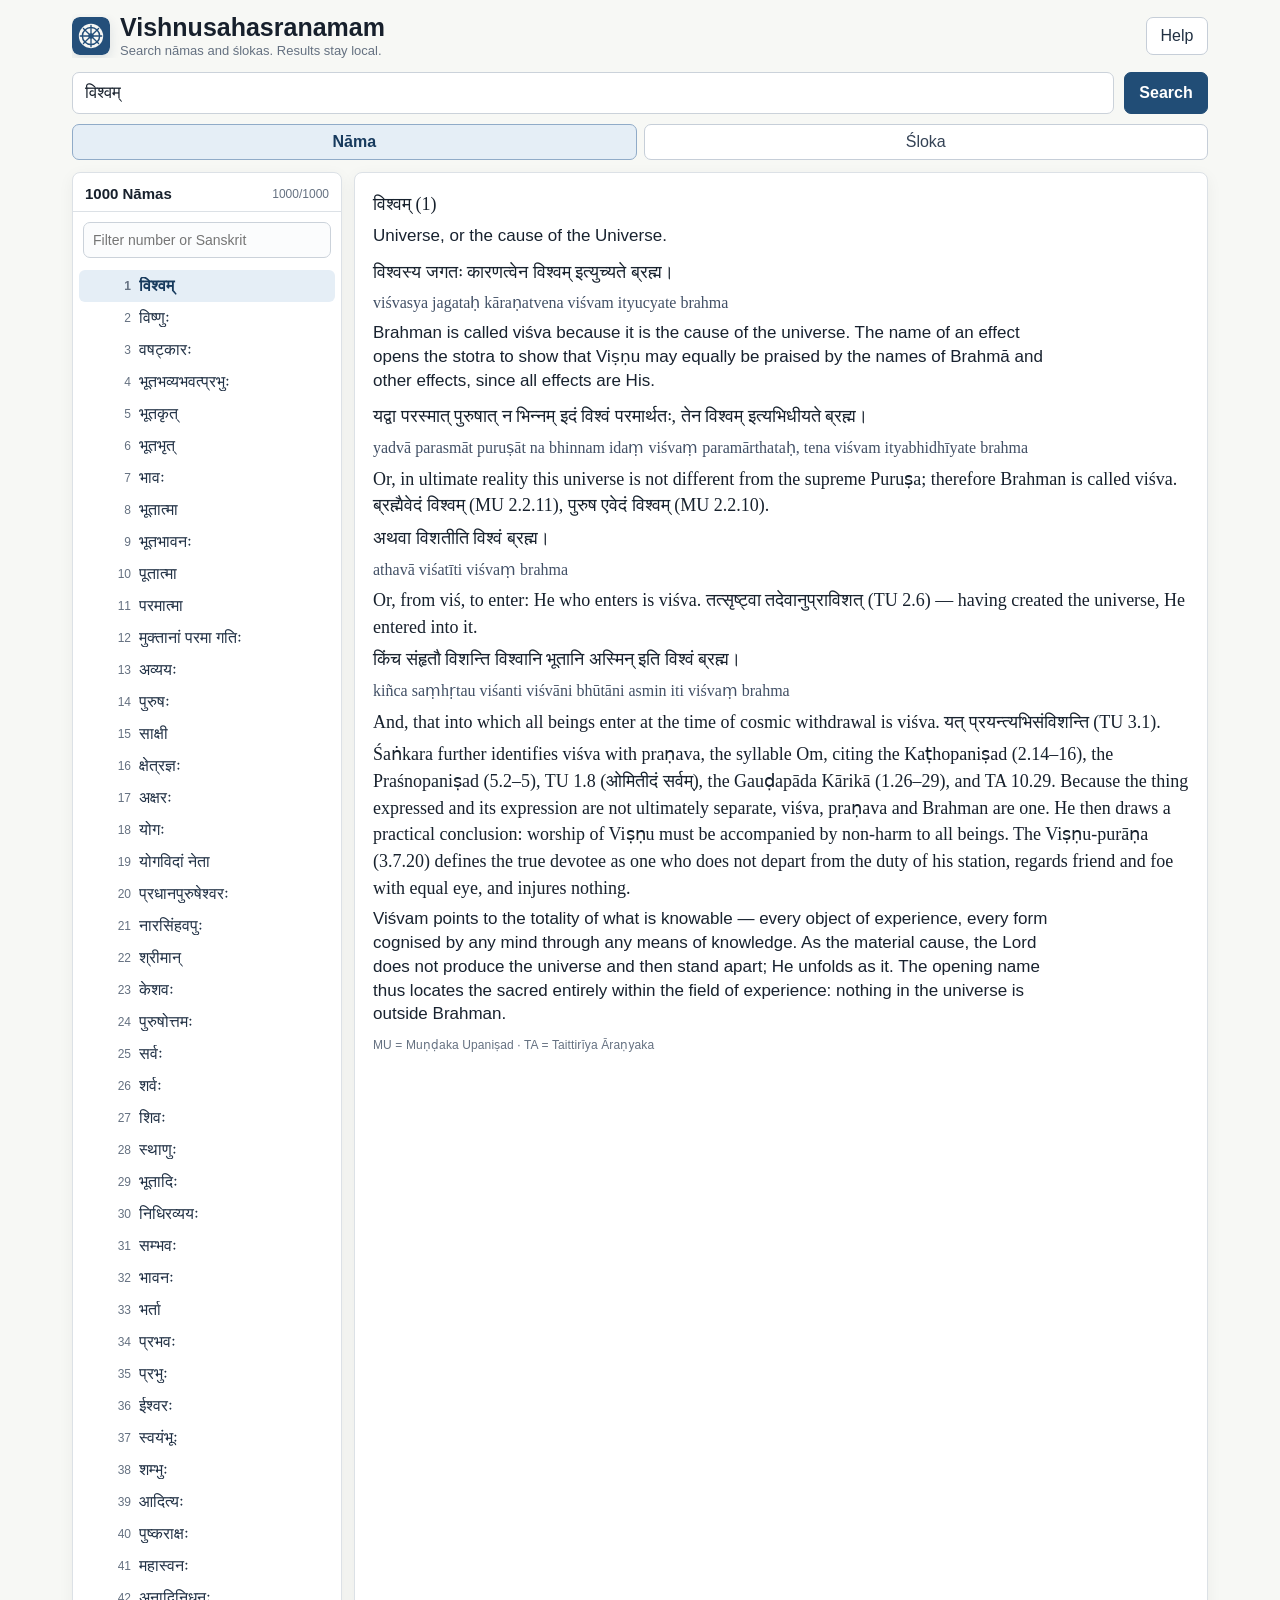
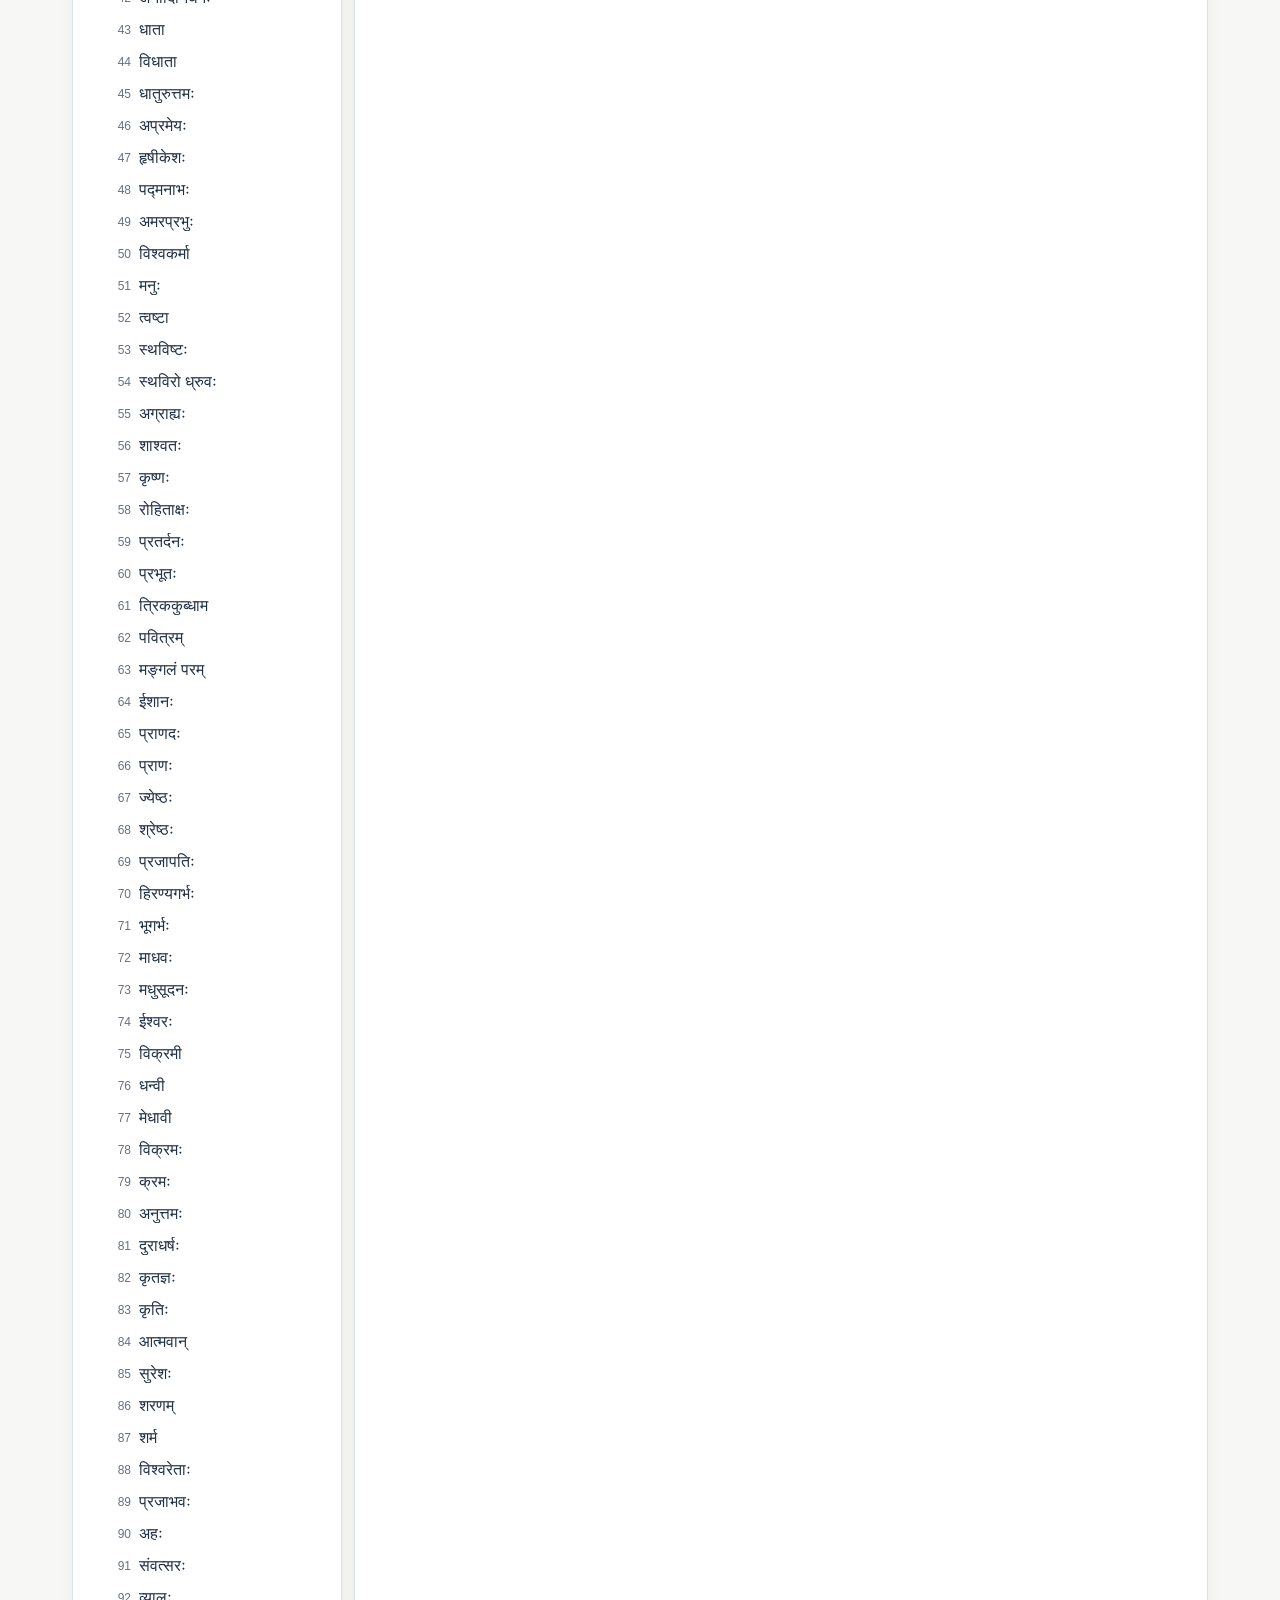
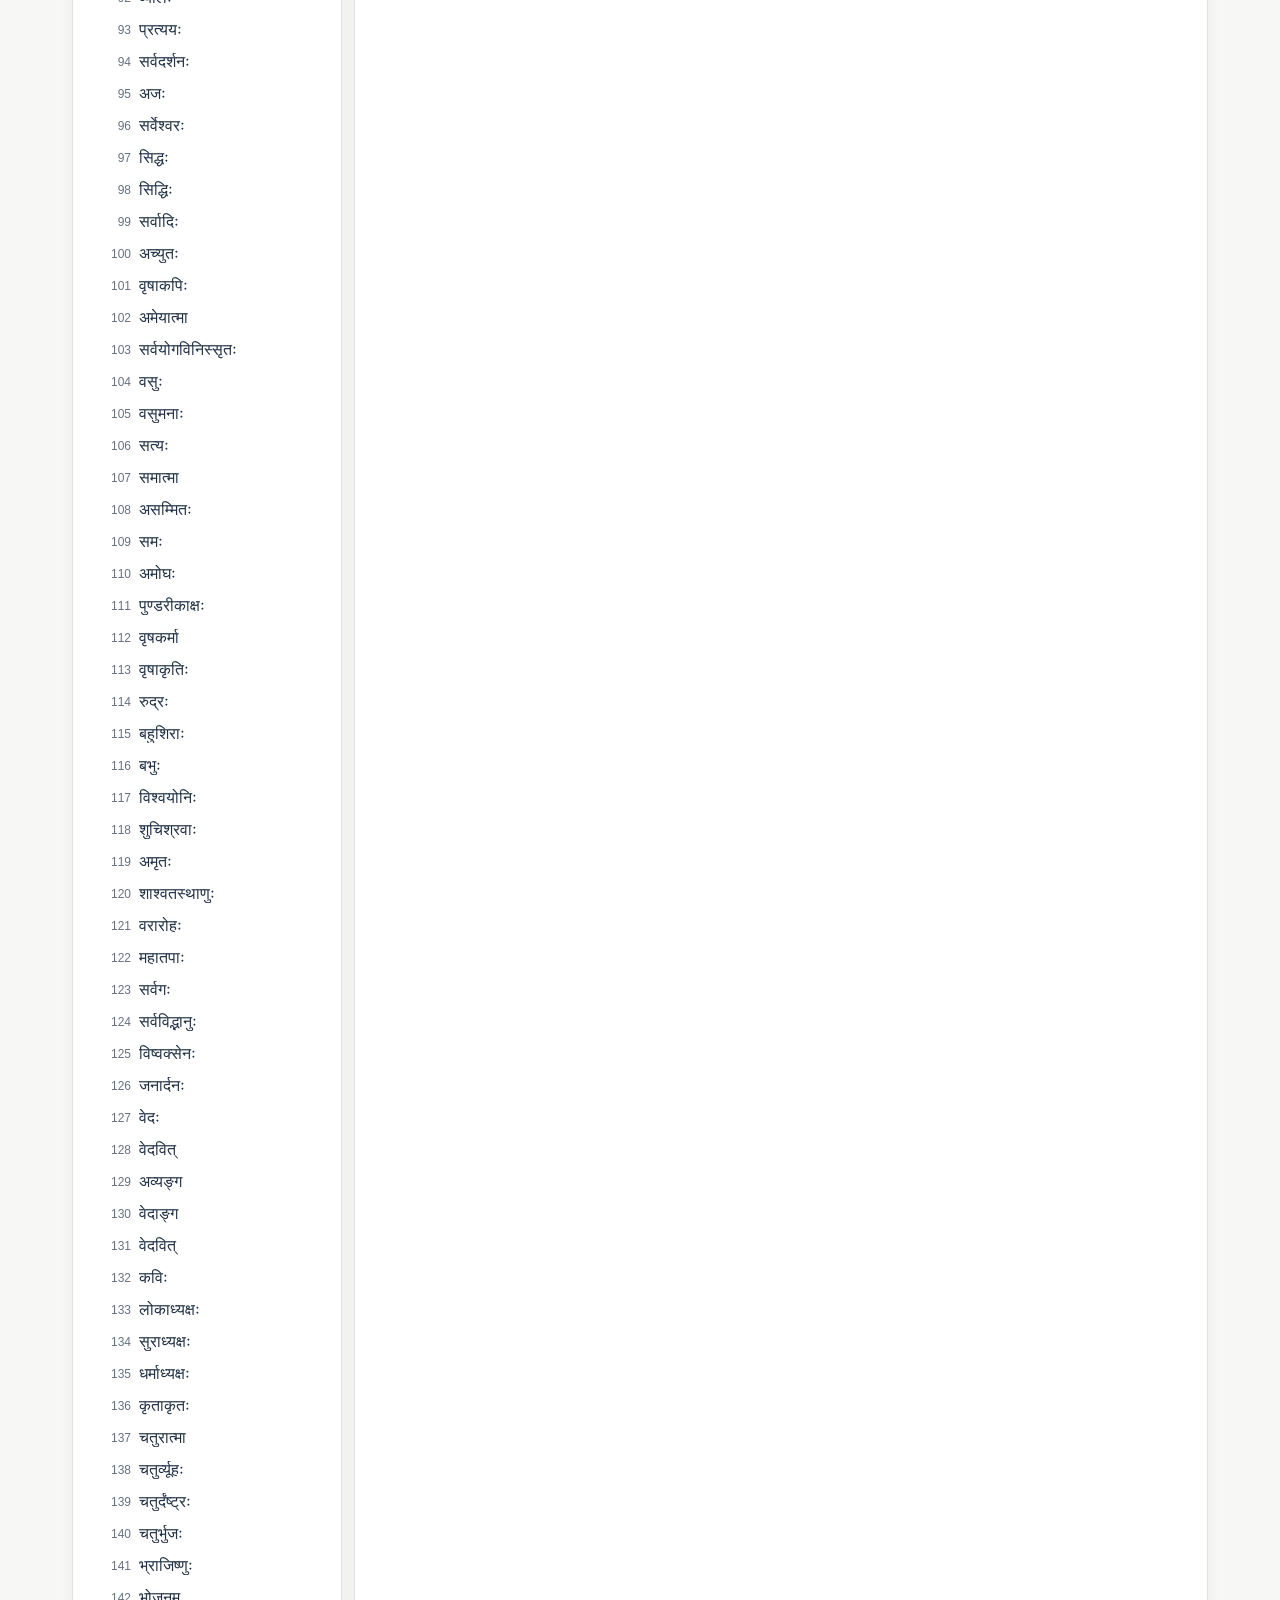
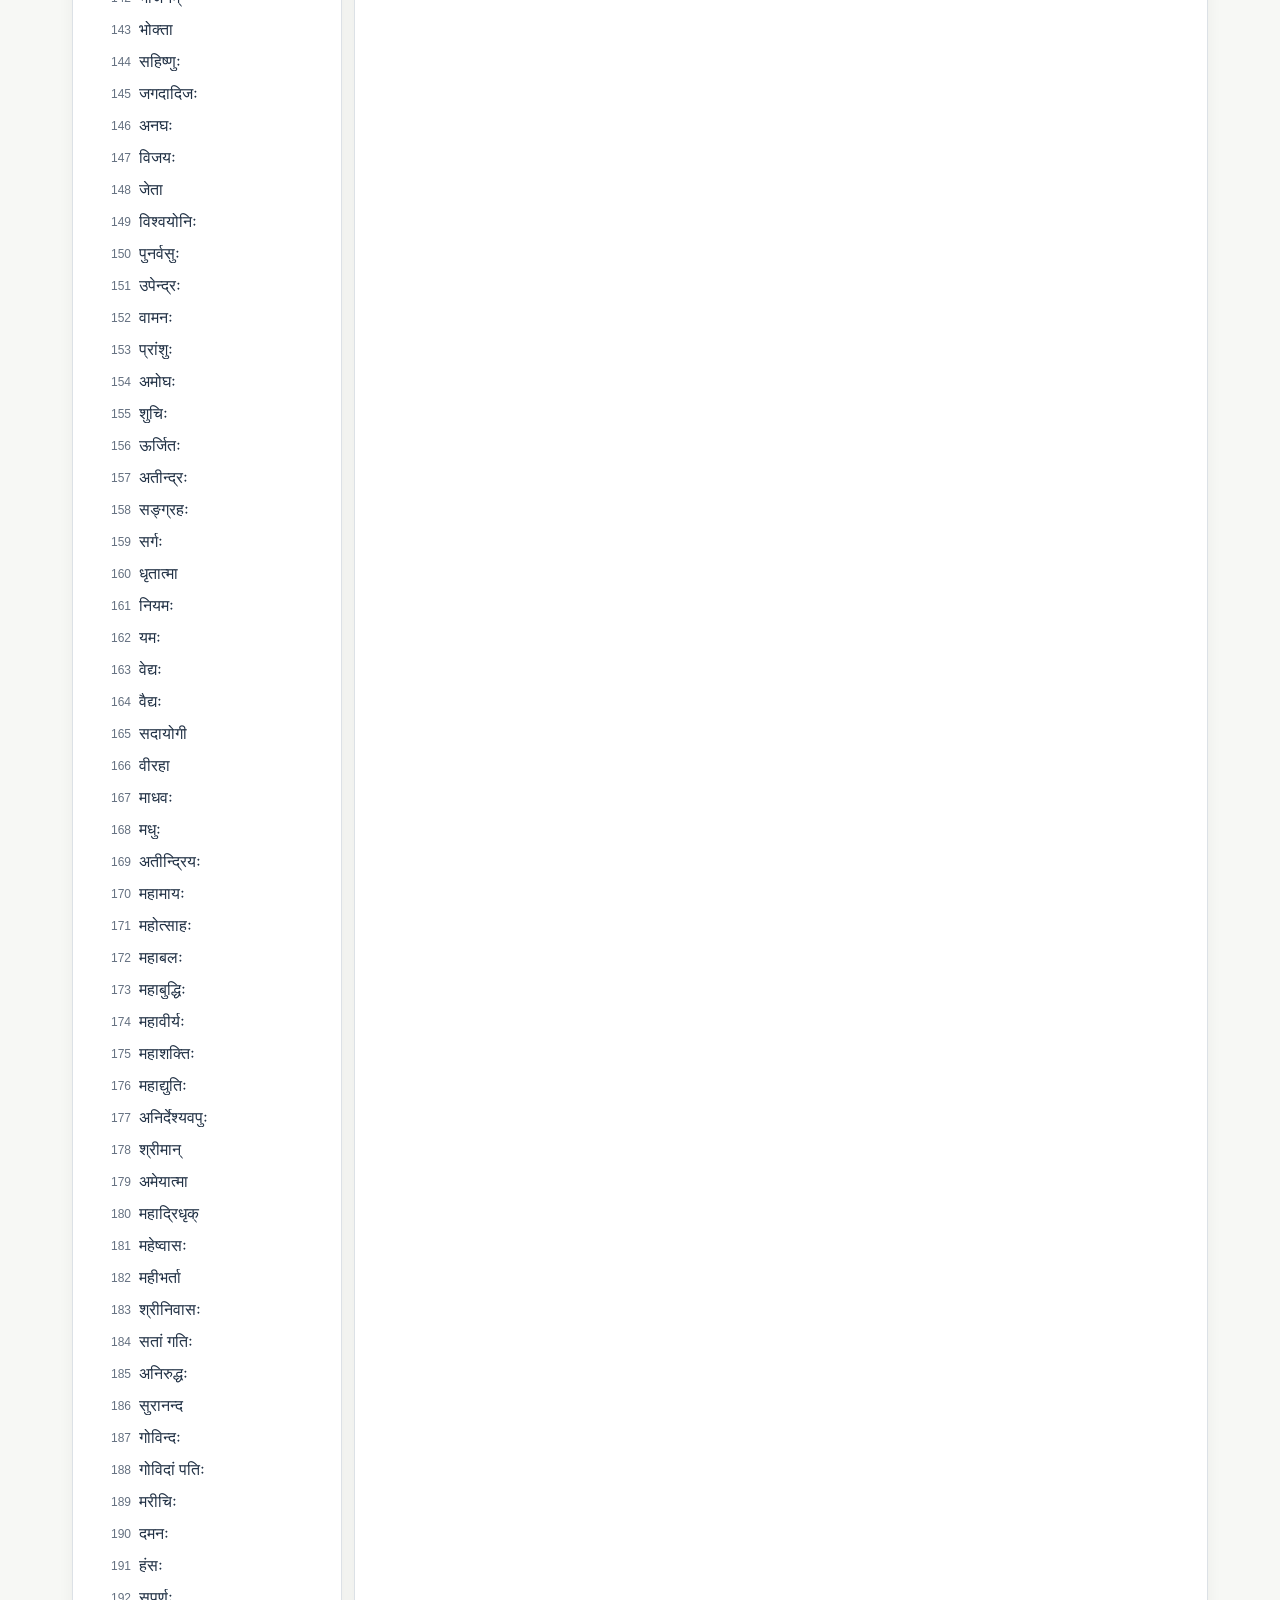
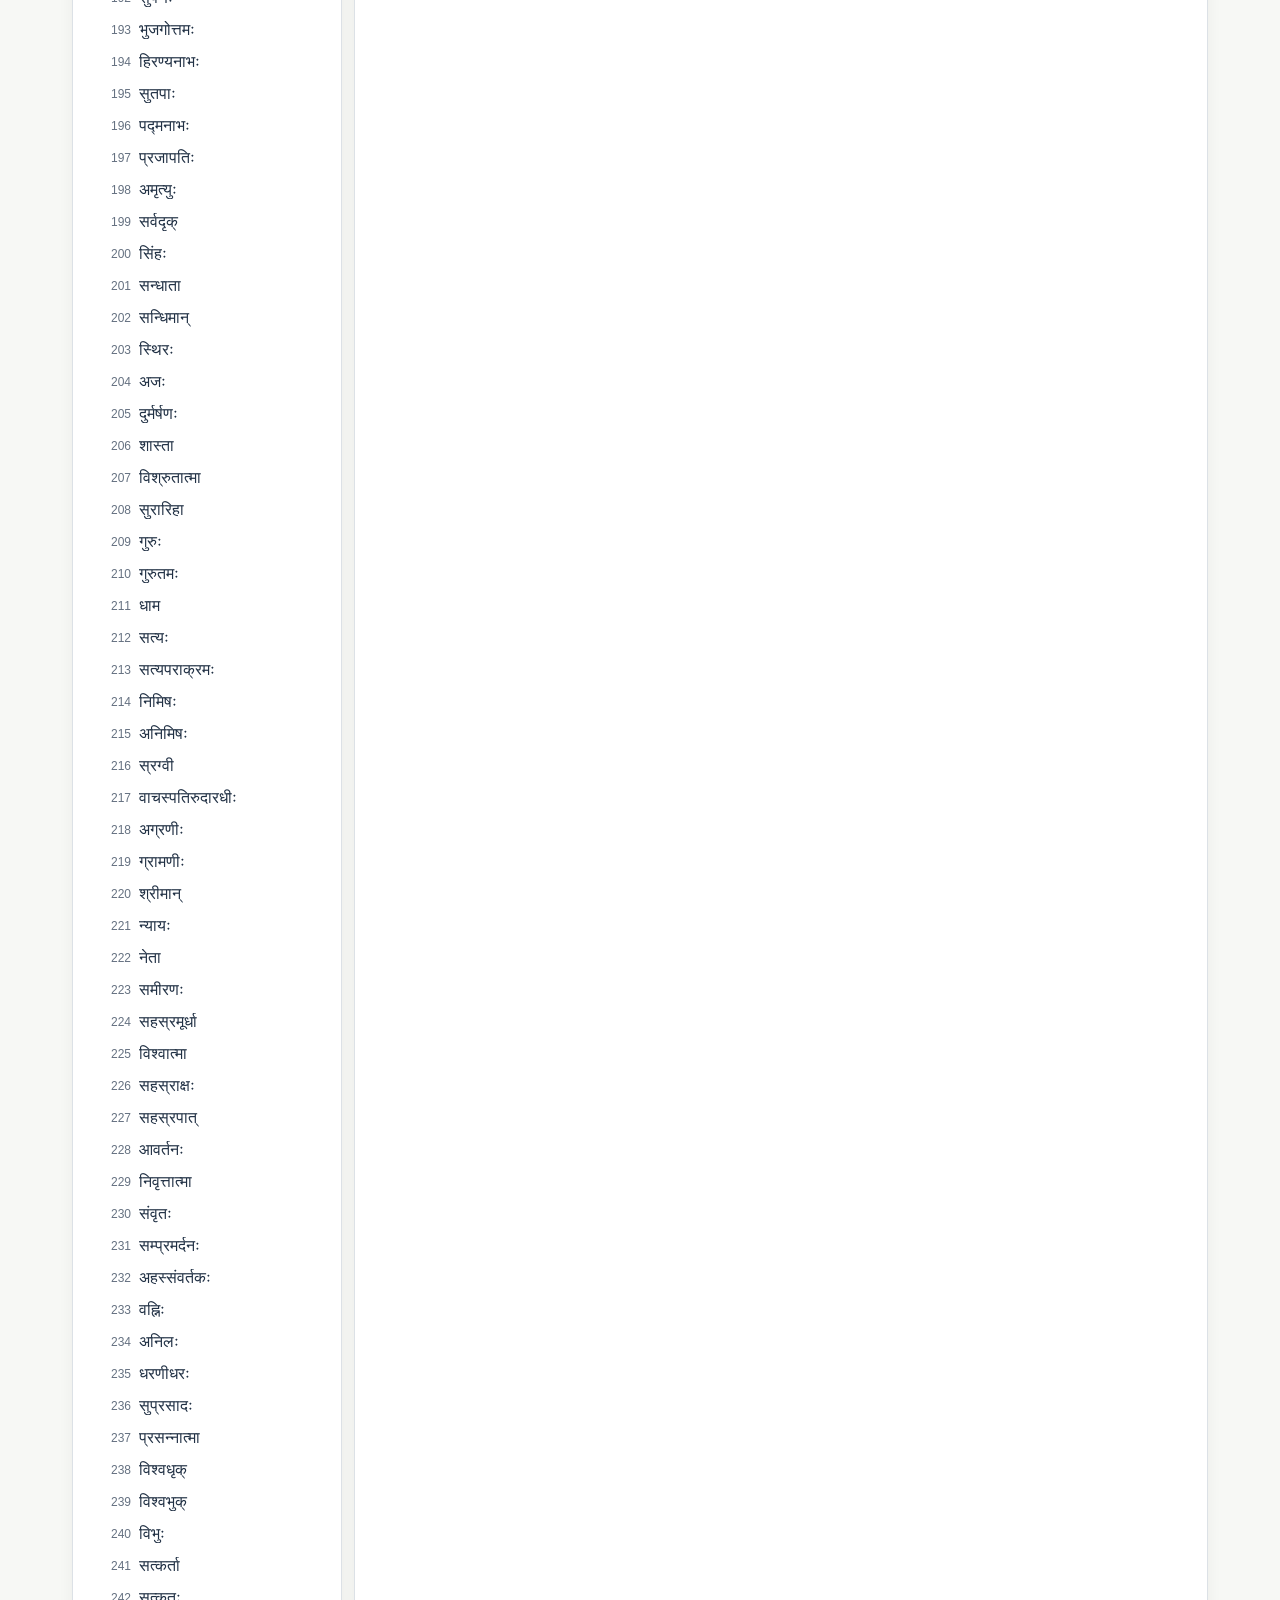
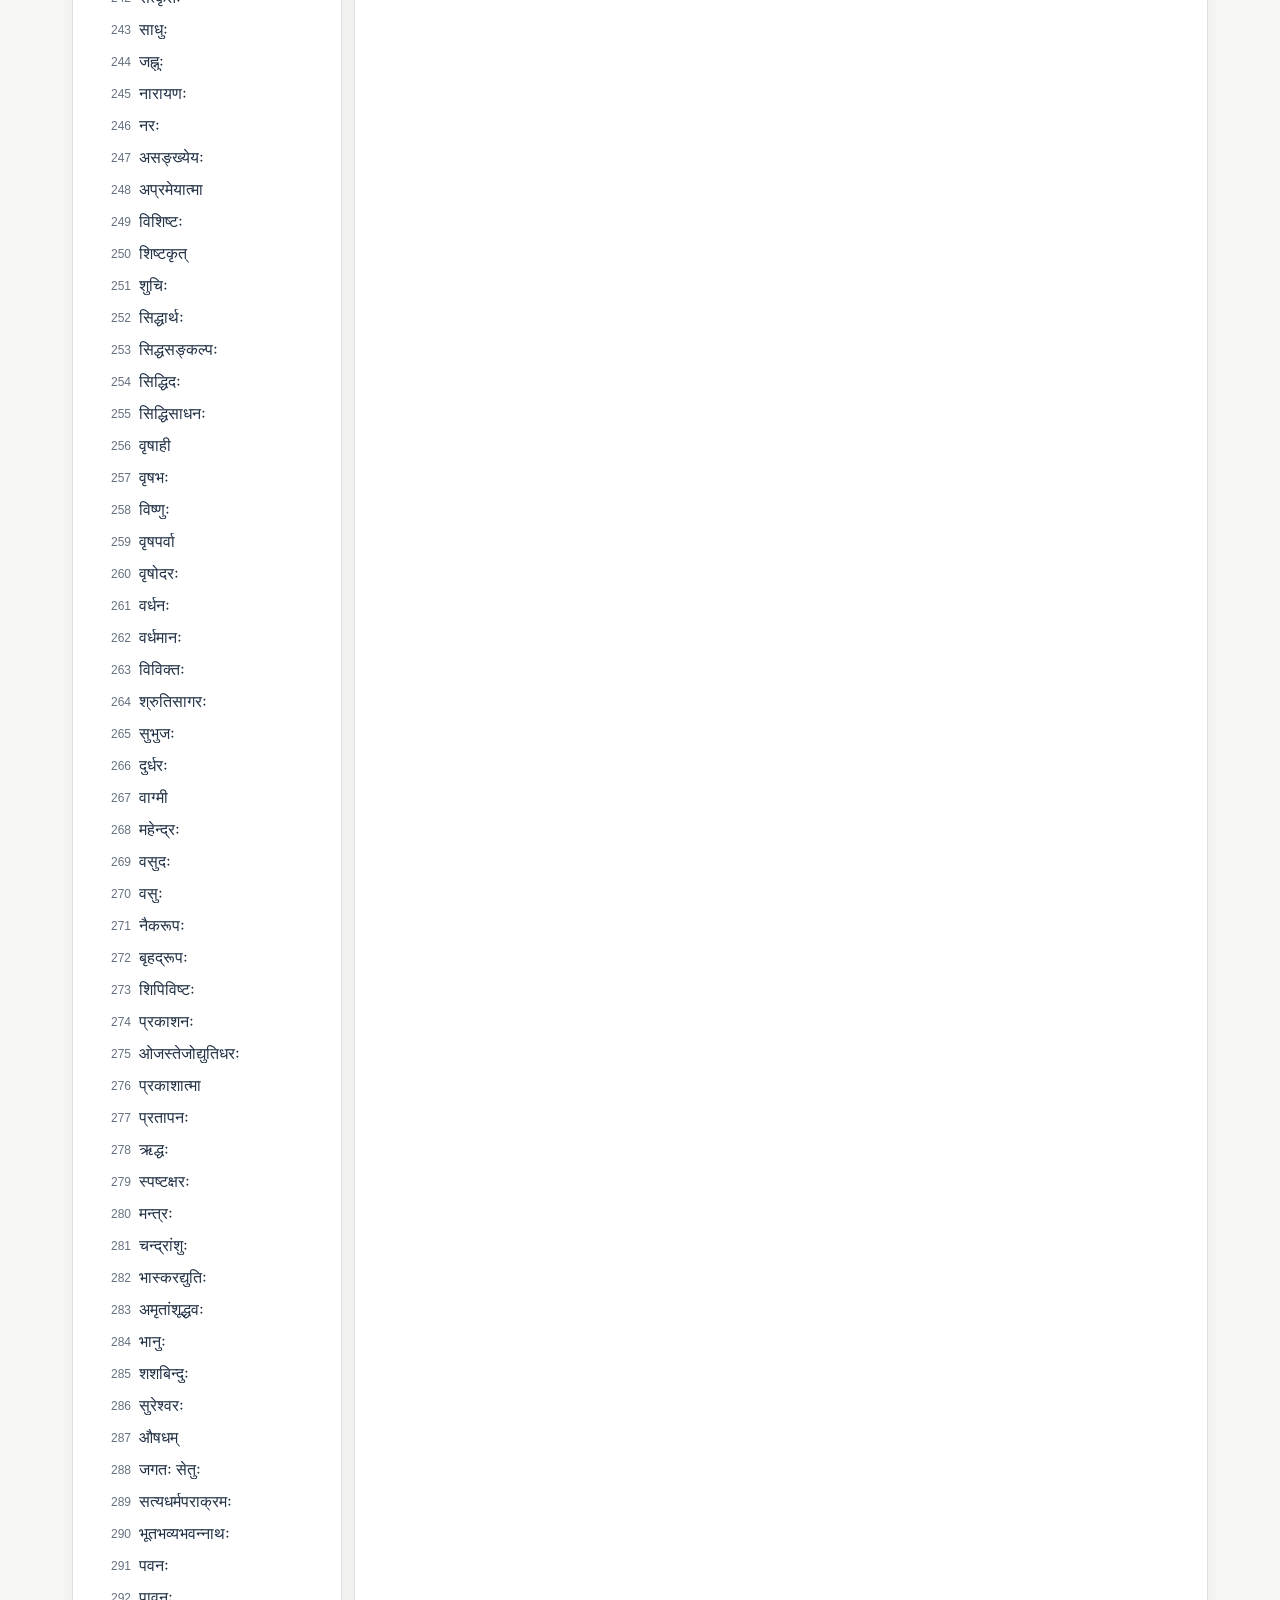
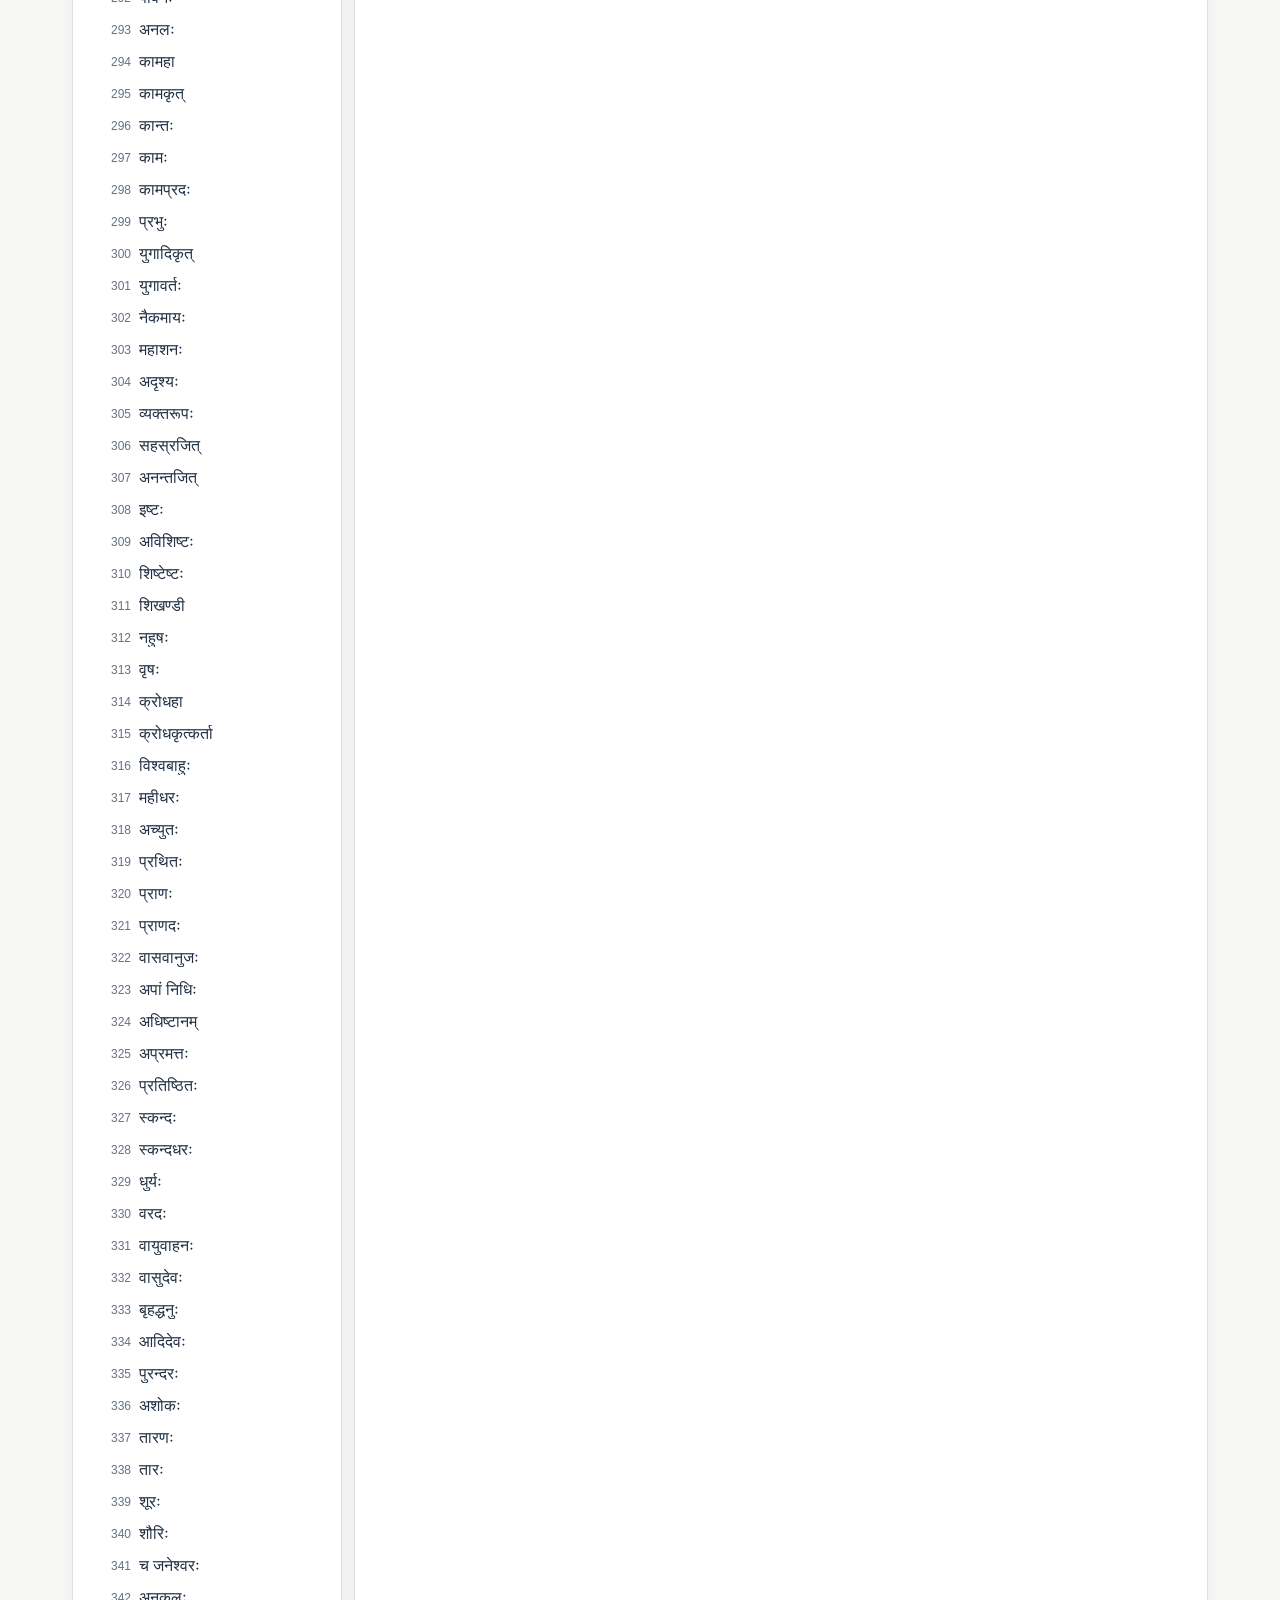
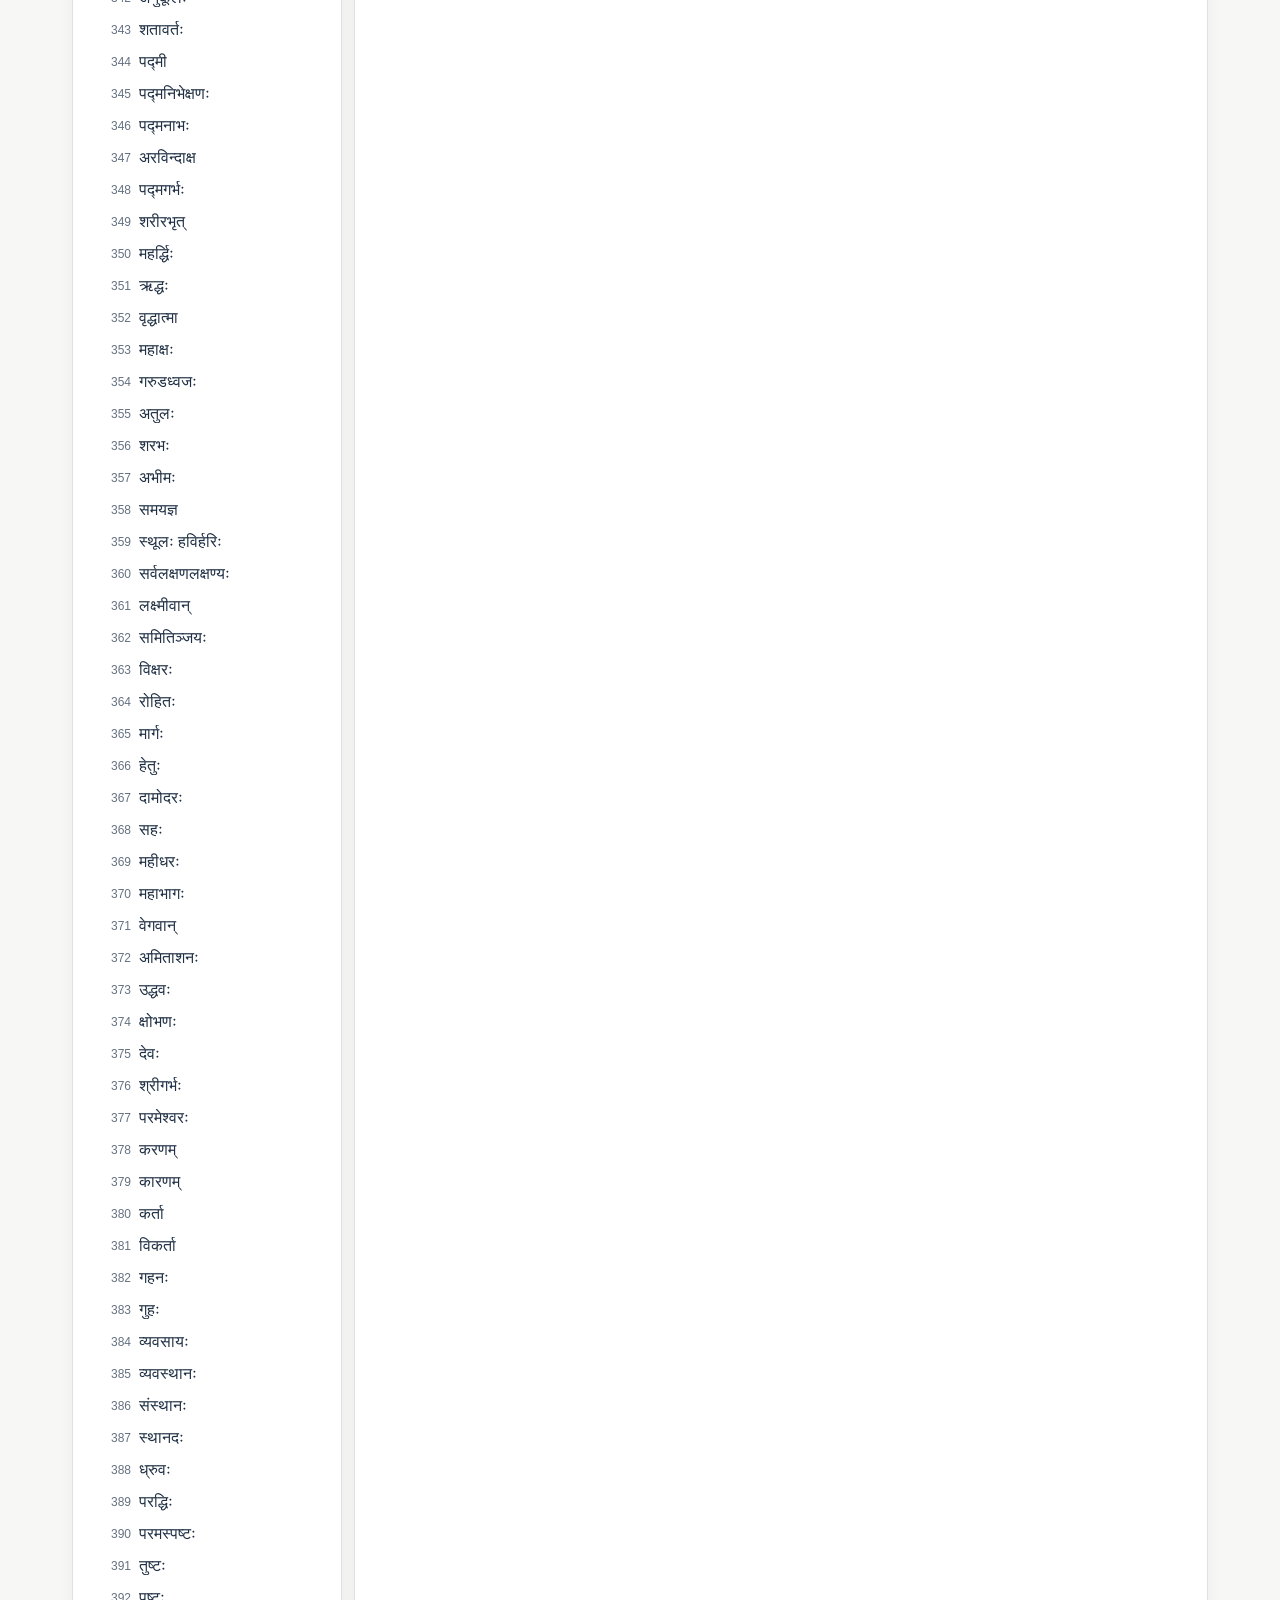
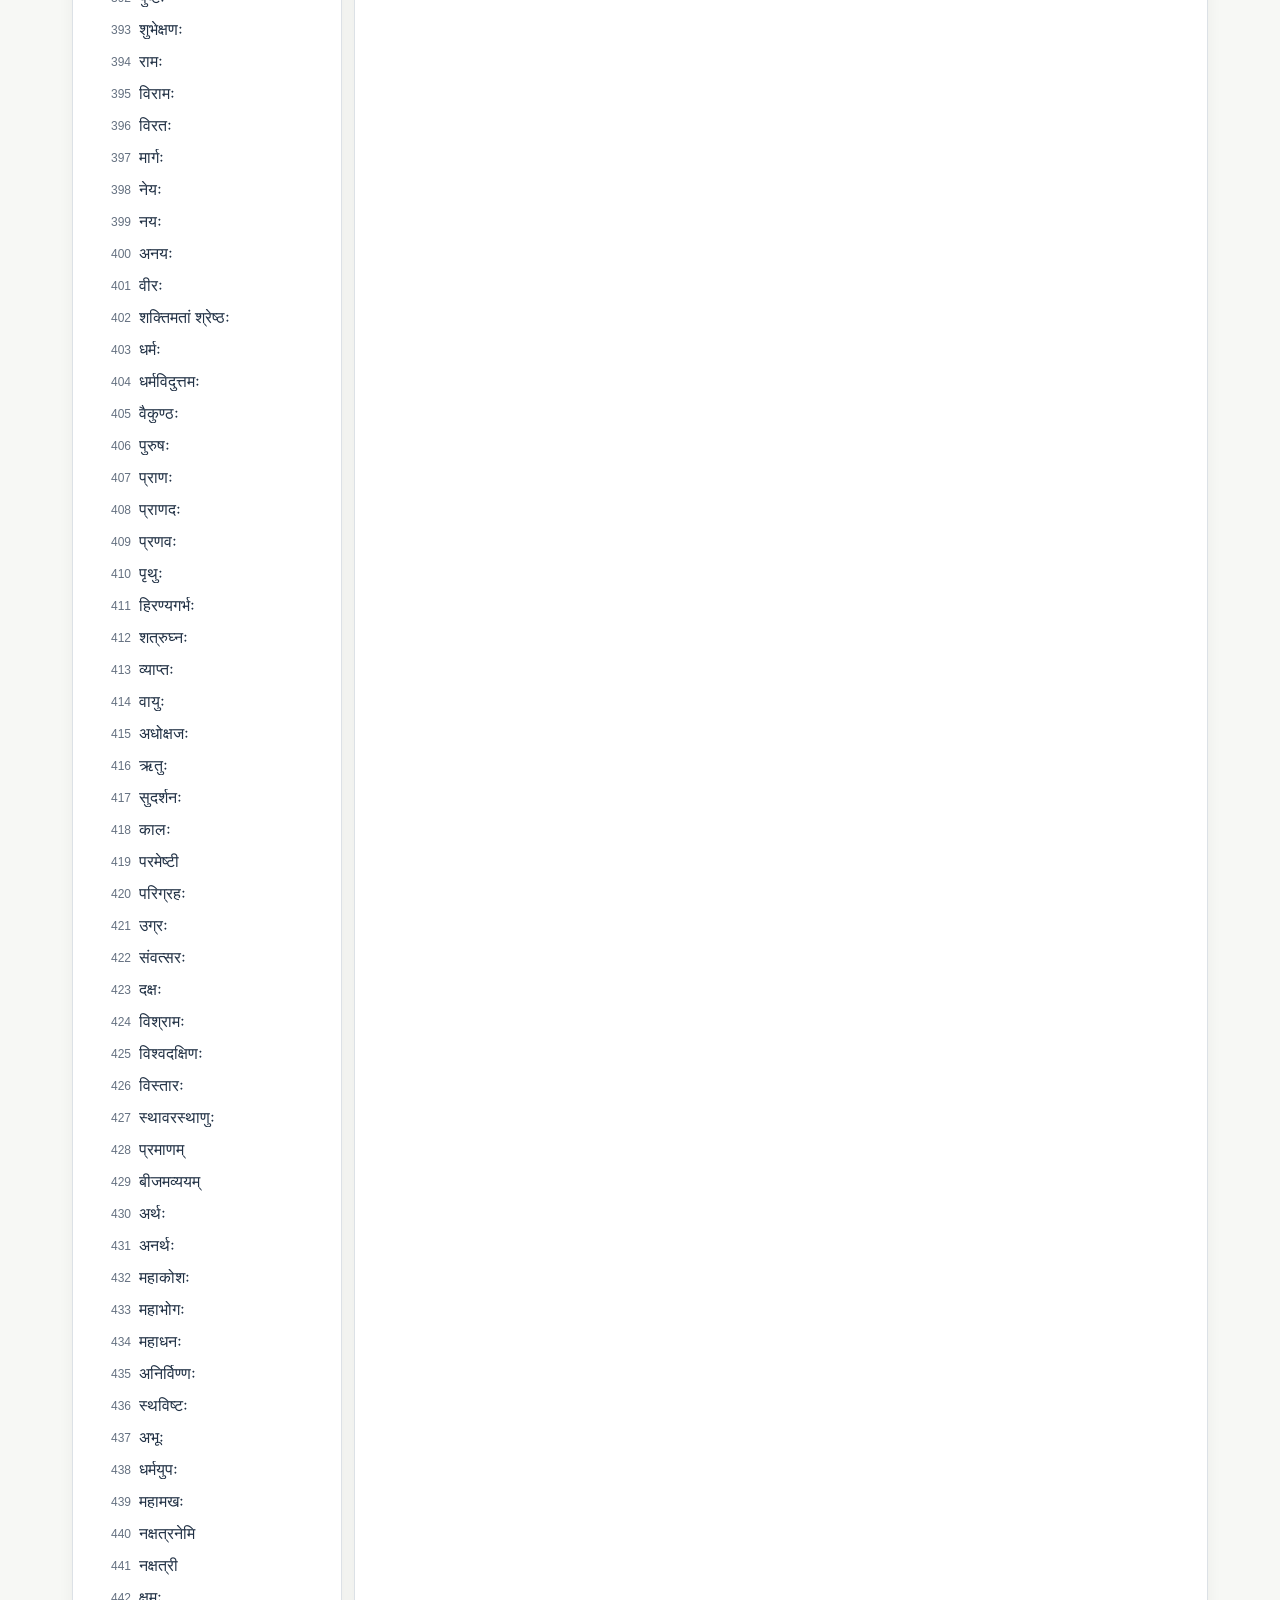
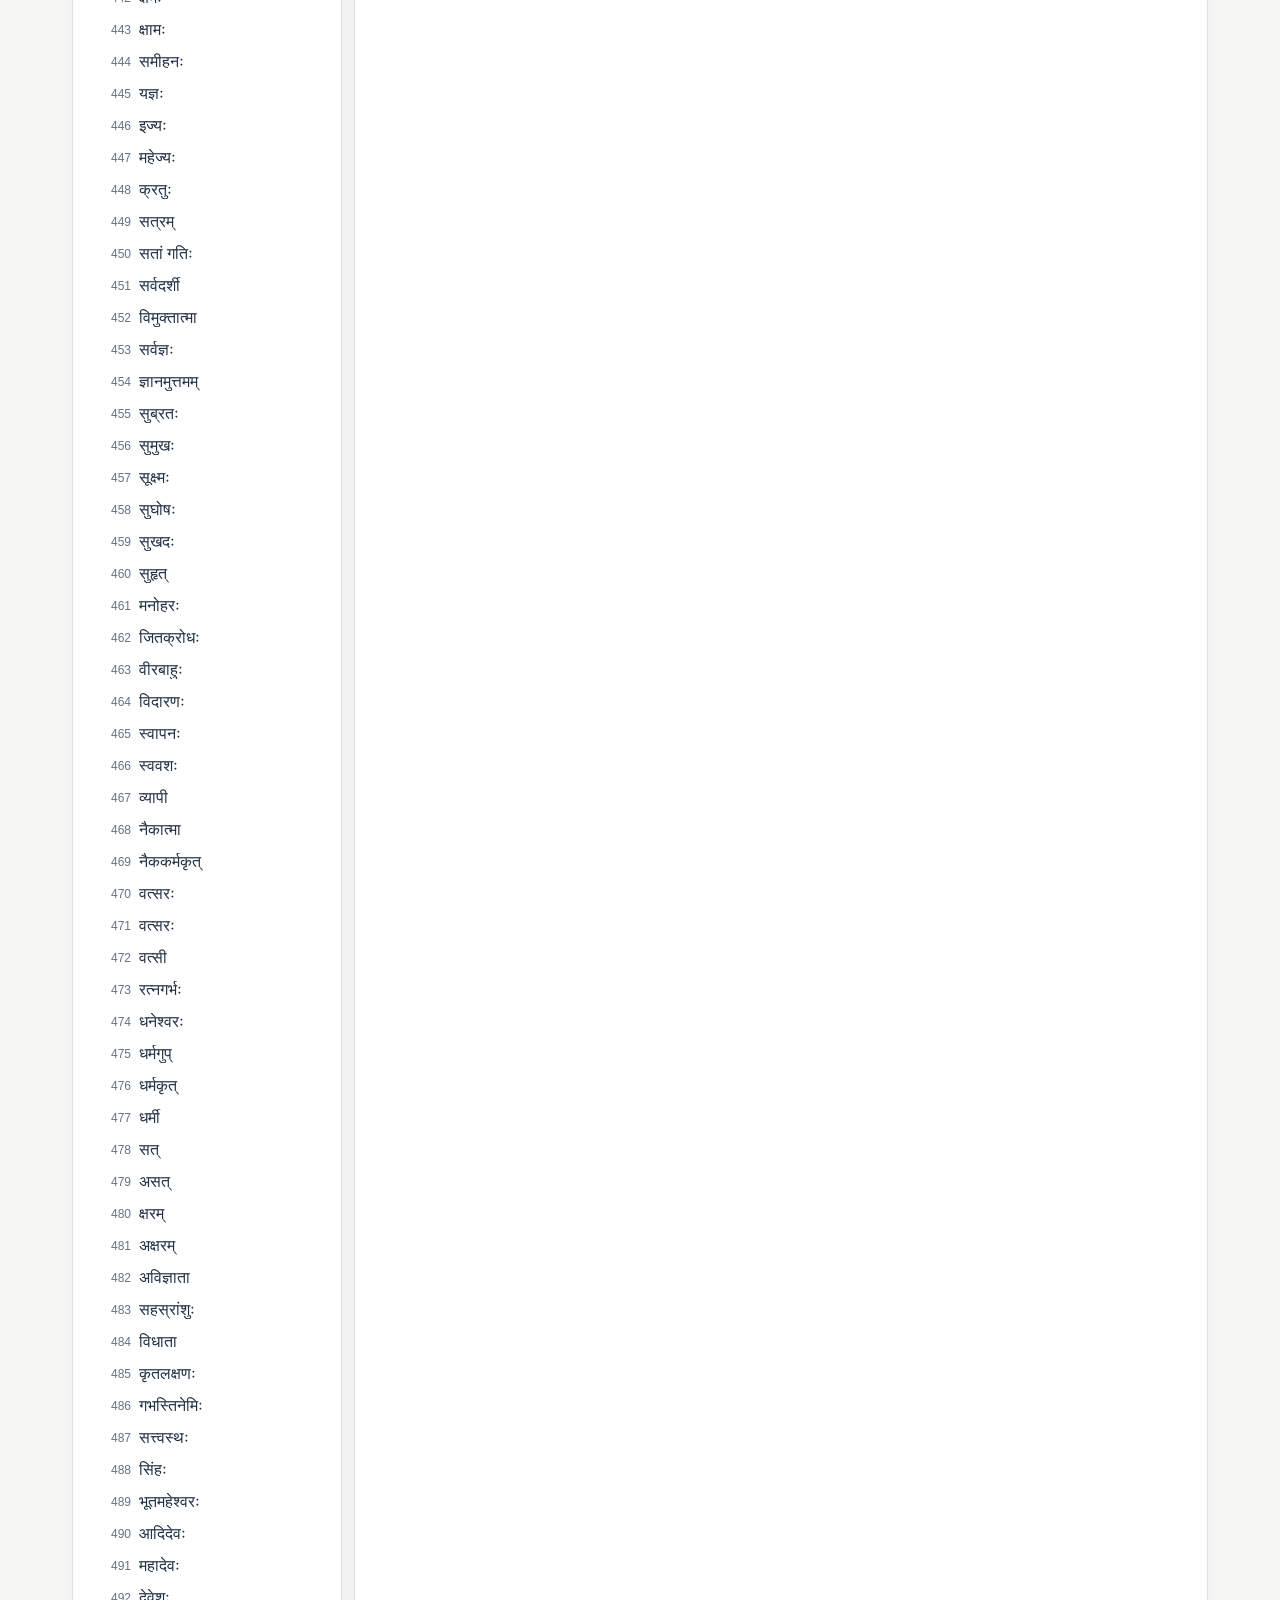
<file: index.html>
<!doctype html>
<html lang="en">
  <head>
    <meta charset="utf-8">
    <meta name="viewport" content="width=device-width, initial-scale=1, viewport-fit=cover">
    <meta name="theme-color" content="#244f7a">
    <meta name="apple-mobile-web-app-capable" content="yes">
    <meta name="apple-mobile-web-app-title" content="Vishnu">
    <meta name="apple-mobile-web-app-status-bar-style" content="default">
    <title>Vishnusahasranamam</title>
    <link rel="manifest" href="manifest.webmanifest?v=16">
    <link rel="icon" href="icon.svg" type="image/svg+xml">
    <link rel="apple-touch-icon" href="icon.svg">
    <link rel="stylesheet" href="styles.css?v=22">
  </head>
  <body>
    <main class="app-shell">
      <header class="topbar">
        <div class="brand">
          <img class="brand-icon" src="icon.svg" alt="">
          <div>
            <h1>Vishnusahasranamam</h1>
            <p>Search nāmas and ślokas. Results stay local.</p>
          </div>
        </div>
        <button class="ghost-button" id="helpButton" type="button">Help</button>
      </header>

      <section class="search-panel" aria-label="Search">
        <div class="query-row">
          <input id="queryInput" autocomplete="off" autocapitalize="none" placeholder="प्राणदः, Madhava, nāma 241, or śloka 78">
          <button class="primary-button" id="searchButton" type="button">Search</button>
        </div>

        <div class="mode-row" role="radiogroup" aria-label="Search mode">
          <button class="mode-button active" type="button" data-mode="entry" aria-pressed="true">Nāma</button>
          <button class="mode-button" type="button" data-mode="sloka" aria-pressed="false">Śloka</button>
        </div>
      </section>

      <section class="content-layout" aria-label="Nāma list and result">
        <aside class="nama-panel" aria-label="All 1000 Sanskrit nāmas">
          <div class="nama-panel-header">
            <h2>1000 Nāmas</h2>
            <span id="namaCount">Loading...</span>
          </div>
          <input id="namaFilter" class="nama-filter" autocomplete="off" autocapitalize="none" placeholder="Filter number or Sanskrit">
          <div id="namaList" class="nama-list"></div>
        </aside>

        <section class="result-panel" aria-label="Result">
          <div id="output" class="output" aria-live="polite"></div>
        </section>
      </section>

      <footer class="actionbar">
        <button id="copyButton" type="button">Copy</button>
        <button id="clearButton" type="button">Clear</button>
        <span id="status" class="status">Loading...</span>
      </footer>
    </main>

    <dialog id="helpDialog" class="help-dialog">
      <h2>Search Options</h2>
      <dl>
        <dt>Nāma</dt>
        <dd>Best for one of the 1000 names. It returns the complete verified entry.</dd>
        <dt>Śloka</dt>
        <dd>Best for a śloka number from 1 to 108. Type 78 or śloka 78.</dd>
        <dt>Nāma List</dt>
        <dd>Click any Sanskrit name in the left panel to open its verified entry.</dd>
      </dl>
      <button id="closeHelpButton" type="button">Close</button>
    </dialog>

    <script src="app.js?v=22"></script>
  </body>
</html>
</file>
<file: styles.css>
:root {
  color-scheme: light;
  --bg: #f7f8f5;
  --ink: #17202c;
  --muted: #657181;
  --line: #cbd2da;
  --line-soft: #dce1e6;
  --panel: #ffffff;
  --accent: #214d76;
  --accent-dark: #173a5d;
  --accent-soft: #e5eef6;
  --success: #1e6f4f;
  --warning-bg: #fff5dc;
  --warning-line: #e5c36f;
}

* {
  box-sizing: border-box;
}

html,
body {
  margin: 0;
  min-height: 100%;
  overflow-x: hidden;
}

body {
  width: 100%;
  overflow-x: hidden;
  background: var(--bg);
  color: var(--ink);
  font-family: "Avenir Next", -apple-system, BlinkMacSystemFont, "Segoe UI", sans-serif;
}

button,
input {
  font: inherit;
}

.app-shell {
  width: min(1180px, 100%);
  max-width: 100vw;
  min-height: 100dvh;
  margin: 0 auto;
  overflow-x: hidden;
  padding: max(14px, env(safe-area-inset-top)) 22px max(14px, env(safe-area-inset-bottom));
  display: grid;
  grid-template-rows: auto auto 1fr auto;
  gap: 12px;
}

.topbar,
.actionbar,
.query-row,
.mode-row {
  display: flex;
  align-items: center;
  gap: 10px;
}

.topbar {
  justify-content: space-between;
  padding-bottom: 2px;
}

.brand {
  display: flex;
  align-items: center;
  gap: 10px;
  min-width: 0;
  overflow: hidden;
}

.brand-icon {
  width: 38px;
  height: 38px;
  flex: 0 0 auto;
  border-radius: 8px;
  box-shadow: 0 4px 12px rgb(23 51 82 / 0.12);
}

h1 {
  margin: 0;
  color: var(--ink);
  font-size: 25px;
  line-height: 1.05;
  letter-spacing: 0;
  overflow: hidden;
  text-overflow: ellipsis;
  white-space: nowrap;
}

.brand p {
  margin: 3px 0 0;
  color: var(--muted);
  font-size: 13px;
}

.search-panel,
.result-panel {
  display: grid;
  gap: 10px;
}

.query-row {
  align-items: stretch;
}

#queryInput {
  min-width: 0;
  width: 100%;
  min-height: 42px;
  border: 1px solid var(--line);
  border-radius: 7px;
  background: var(--panel);
  color: var(--ink);
  padding: 9px 12px;
  font-family: "Arial Unicode MS", "Noto Sans Devanagari", "Devanagari Sangam MN", sans-serif;
  font-size: 17px;
}

#queryInput:focus {
  border-color: #275d8e;
  box-shadow: 0 0 0 3px rgb(39 93 142 / 0.13);
  outline: none;
}

button {
  min-height: 38px;
  border: 1px solid #c6ced8;
  border-radius: 7px;
  background: var(--panel);
  color: #213042;
  padding: 8px 13px;
  cursor: pointer;
  transition: background 140ms ease, border-color 140ms ease, color 140ms ease, box-shadow 140ms ease;
}

button:hover {
  background: #f0f3f6;
}

.primary-button {
  background: var(--accent);
  border-color: var(--accent);
  color: #ffffff;
  font-weight: 700;
  min-width: 84px;
}

.primary-button:hover {
  background: var(--accent-dark);
}

.ghost-button {
  min-width: 62px;
  padding-left: 12px;
  padding-right: 12px;
}

.mode-row {
  display: grid;
  grid-template-columns: repeat(2, minmax(0, 1fr));
  gap: 7px;
}

.mode-button {
  min-width: 0;
  min-height: 36px;
  padding: 7px 8px;
  color: #344255;
  text-align: center;
  white-space: nowrap;
}

.mode-button.active {
  background: var(--accent-soft);
  border-color: #90abc8;
  color: var(--accent-dark);
  font-weight: 700;
}

.content-layout {
  min-height: 0;
  display: grid;
  grid-template-columns: minmax(220px, 270px) minmax(0, 1fr);
  gap: 12px;
}

.nama-panel {
  min-height: 0;
  overflow: hidden;
  display: grid;
  grid-template-rows: auto auto minmax(0, 1fr);
  border: 1px solid var(--line-soft);
  border-radius: 8px;
  background: var(--panel);
  box-shadow: 0 4px 16px rgb(23 33 45 / 0.05);
}

.nama-panel-header {
  display: flex;
  align-items: center;
  justify-content: space-between;
  gap: 8px;
  padding: 12px 12px 8px;
  border-bottom: 1px solid var(--line-soft);
}

.nama-panel-header h2 {
  margin: 0;
  font-size: 15px;
  line-height: 1.2;
}

#namaCount {
  color: var(--muted);
  font-size: 12px;
  font-variant-numeric: tabular-nums;
}

#namaCount.warning {
  color: #9a5d00;
  font-weight: 700;
}

.nama-filter {
  width: calc(100% - 20px);
  min-height: 36px;
  margin: 10px 10px 6px;
  border: 1px solid var(--line);
  border-radius: 7px;
  background: #fbfcfd;
  color: var(--ink);
  padding: 7px 9px;
  font-family: "Arial Unicode MS", "Noto Sans Devanagari", "Devanagari Sangam MN", sans-serif;
  font-size: 14px;
}

.nama-filter:focus {
  border-color: #275d8e;
  box-shadow: 0 0 0 3px rgb(39 93 142 / 0.13);
  outline: none;
}

.nama-list {
  min-height: 0;
  overflow: auto;
  padding: 6px;
}

.nama-list-item {
  width: 100%;
  min-height: 32px;
  display: grid;
  grid-template-columns: 44px minmax(0, 1fr);
  align-items: center;
  gap: 8px;
  border: 0;
  border-radius: 6px;
  background: transparent;
  padding: 6px 8px;
  color: #203044;
  text-align: left;
}

.nama-list-item:hover {
  background: #f0f4f7;
}

.nama-list-item.active {
  background: var(--accent-soft);
  color: var(--accent-dark);
  font-weight: 700;
}

.nama-number {
  color: var(--muted);
  font-size: 12px;
  font-variant-numeric: tabular-nums;
  text-align: right;
}

.nama-name {
  min-width: 0;
  overflow: hidden;
  text-overflow: ellipsis;
  white-space: nowrap;
  font-family: "Arial Unicode MS", "Noto Sans Devanagari", "Devanagari Sangam MN", serif;
  font-size: 16px;
}

.result-panel {
  min-height: 0;
}

body:not(.has-result) .result-panel,
body:not(.has-result) .actionbar {
  display: none;
}

.output {
  min-width: 0;
  min-height: 320px;
  height: 100%;
  margin: 0;
  overflow: auto;
  border: 1px solid var(--line-soft);
  border-radius: 8px;
  background: var(--panel);
  padding: 18px;
  color: #18222f;
  font-family: "Avenir Next", -apple-system, BlinkMacSystemFont, "Segoe UI", "Noto Sans", sans-serif;
  font-size: 17px;
  line-height: 1.4;
  box-shadow: 0 4px 16px rgb(23 33 45 / 0.05);
  -webkit-text-size-adjust: 100%;
  text-size-adjust: 100%;
}

.output:empty {
  align-self: start;
  height: auto;
  min-height: 34dvh;
}

.result-heading {
  margin: 0 0 12px;
  color: #142033;
  font-size: 18px;
  font-weight: 700;
  line-height: 1.25;
}

.result-subheading {
  margin: 14px 0 7px;
  color: #142033;
  font-size: 17px;
  font-weight: 700;
  line-height: 1.3;
}

.output p {
  margin: 0 0 11px;
  max-width: 72ch;
  overflow-wrap: break-word;
}

.script-line,
.translit-line {
  margin: 0 0 6px;
  max-width: 100%;
  overflow-wrap: break-word;
  color: #17212d;
  font-family: "Arial Unicode MS", "Noto Sans Devanagari", "Devanagari Sangam MN", "Times New Roman", serif;
  font-size: 18px;
  line-height: 1.48;
}

.translit-line {
  font-size: 16px;
  color: #425066;
}

.result-legend {
  margin-top: 14px;
  font-size: 12px;
  color: var(--muted);
  letter-spacing: 0.01em;
}

.result-bullet {
  position: relative;
  padding-left: 18px;
}

.result-bullet::before {
  content: "•";
  position: absolute;
  left: 0;
  color: var(--accent);
}

.actionbar {
  flex-wrap: wrap;
}

.status {
  margin-left: auto;
  color: var(--muted);
  font-size: 14px;
}

.status.copied {
  color: var(--success);
  font-weight: 700;
}

.help-dialog {
  width: min(560px, calc(100vw - 32px));
  border: 1px solid var(--line);
  border-radius: 10px;
  padding: 22px;
  color: var(--ink);
  box-shadow: 0 18px 55px rgb(23 33 45 / 0.24);
}

.help-dialog::backdrop {
  background: rgb(16 24 32 / 0.3);
}

.help-dialog h2 {
  margin: 0 0 14px;
  font-size: 22px;
}

.help-dialog dt {
  font-weight: 700;
  margin-top: 14px;
}

.help-dialog dd {
  margin: 4px 0 0;
  color: var(--muted);
  line-height: 1.45;
}

.help-dialog button {
  margin-top: 18px;
}

@media (max-width: 680px) {
  .app-shell {
    width: 100%;
    margin: 0;
    gap: 7px;
    padding-top: max(7px, env(safe-area-inset-top));
    padding-left: 8px;
    padding-right: 8px;
    padding-bottom: max(8px, env(safe-area-inset-bottom));
  }

  .topbar {
    display: grid;
    grid-template-columns: minmax(0, 1fr) auto;
    gap: 8px;
    align-items: center;
  }

  h1 {
    font-size: 16px;
  }

  .brand p {
    display: none;
  }

  .brand-icon {
    width: 24px;
    height: 24px;
    border-radius: 6px;
  }

  .query-row {
    display: grid;
    grid-template-columns: minmax(0, 1fr) auto;
    gap: 6px;
  }

  #queryInput {
    min-height: 34px;
    padding: 6px 9px;
    font-size: 14px;
  }

  button {
    min-height: 34px;
    font-size: 13px;
    padding-top: 6px;
    padding-bottom: 6px;
  }

  .primary-button,
  .actionbar button {
    flex: 1 1 auto;
  }

  .primary-button {
    min-width: 64px;
  }

  .ghost-button {
    min-width: 46px;
    padding-left: 8px;
    padding-right: 8px;
  }

  .mode-button {
    min-height: 32px;
    padding-left: 4px;
    padding-right: 4px;
    font-size: 12px;
  }

  .content-layout {
    grid-template-columns: 1fr;
    gap: 8px;
  }

  .nama-panel {
    max-height: 34dvh;
  }

  .nama-panel-header {
    padding: 9px 10px 6px;
  }

  .nama-filter {
    min-height: 34px;
    margin: 8px 10px 5px;
    font-size: 13px;
  }

  .nama-panel-header h2 {
    font-size: 14px;
  }

  .nama-list {
    max-height: 27dvh;
  }

  .nama-list-item {
    min-height: 34px;
    grid-template-columns: 40px minmax(0, 1fr);
    padding: 5px 7px;
  }

  .nama-name {
    font-size: 15px;
  }

  .actionbar {
    display: grid;
    grid-template-columns: minmax(0, 1fr) minmax(0, 1fr);
    gap: 8px;
  }

  .actionbar button {
    min-width: 0;
    width: 100%;
  }

  .output {
    min-height: 56dvh;
    padding: 11px;
    font-size: 14px;
    line-height: 1.34;
  }

  .output:empty {
    min-height: 38dvh;
  }

  .result-heading {
    margin-bottom: 9px;
    font-size: 15px;
  }

  .result-subheading {
    margin-top: 10px;
    font-size: 14px;
  }

  .output p {
    margin-bottom: 9px;
    max-width: none;
  }

  .script-line {
    margin-bottom: 5px;
    font-size: 15px;
    line-height: 1.5;
  }

  .translit-line {
    font-size: 13px;
    line-height: 1.32;
  }

  .status {
    grid-column: 1 / -1;
    width: 100%;
    margin-left: 0;
  }
}

@media (max-width: 480px) {
  .app-shell {
    padding-left: 10px;
    padding-right: 10px;
  }

  .topbar {
    grid-template-columns: minmax(0, 1fr) auto;
    gap: 6px;
  }

  .brand {
    gap: 7px;
  }

  h1 {
    font-size: 15px;
  }

  .ghost-button {
    min-width: 42px;
    padding-left: 8px;
    padding-right: 8px;
  }

  .query-row {
    grid-template-columns: 1fr;
  }

  .primary-button {
    width: 100%;
    min-width: 0;
  }

  .mode-row {
    grid-template-columns: repeat(2, minmax(0, 1fr));
  }

  .mode-button {
    width: 100%;
    overflow: hidden;
    text-overflow: ellipsis;
  }
}
</file>
